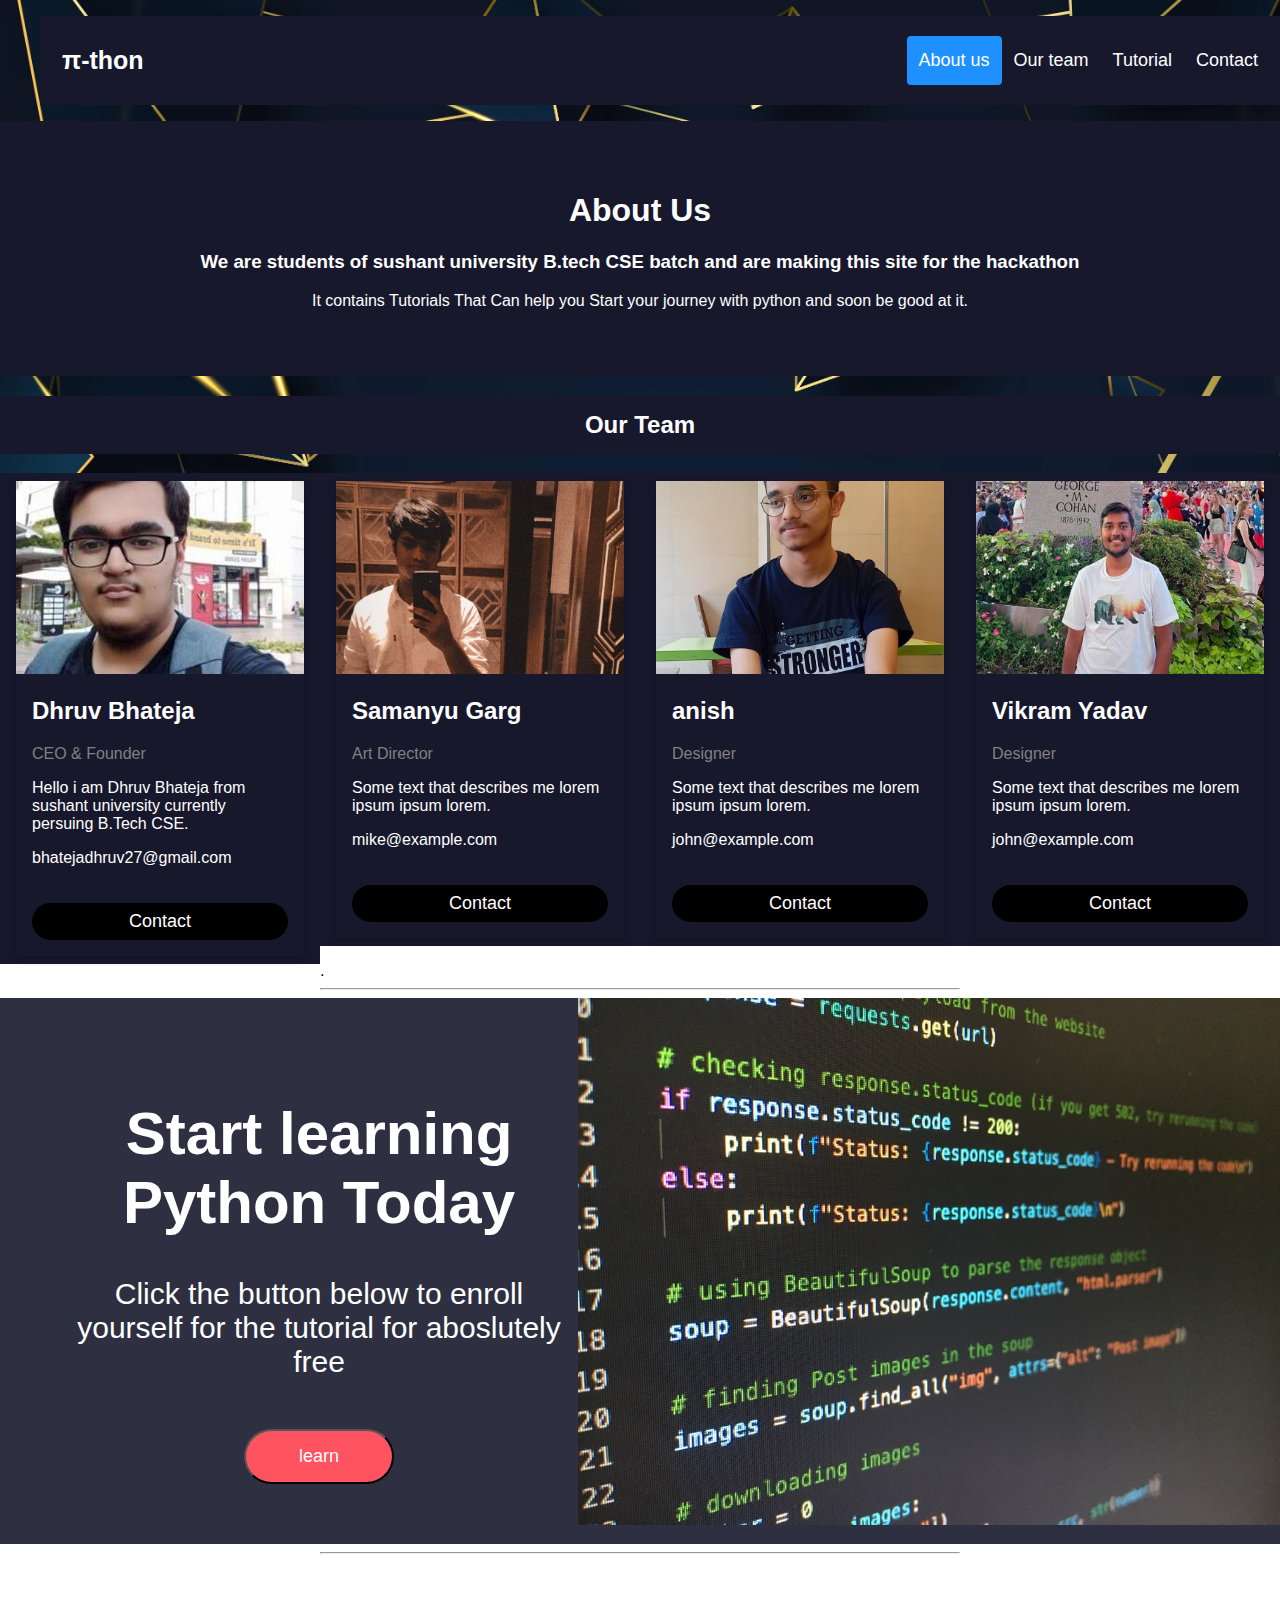
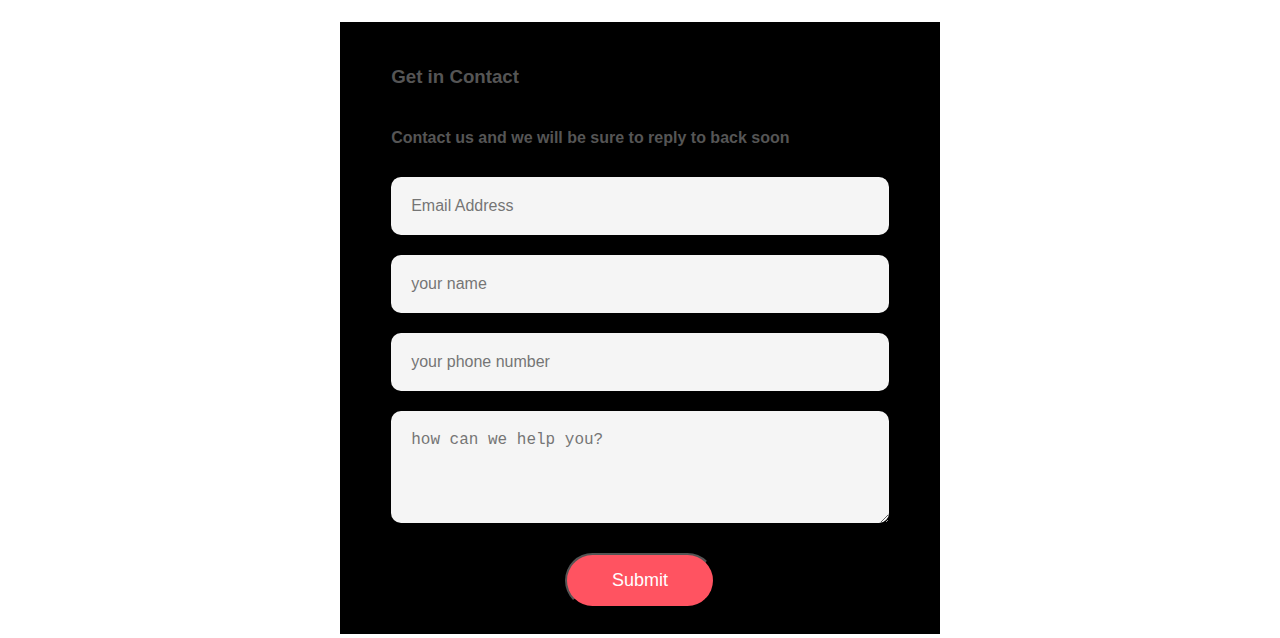
<file: index.html>
<!DOCTYPE html>
<html>
  <head>
    <meta charset="utf-8" />
    <meta http-equiv="X-UA-Compatible" content="IE=edge" />
    <title>π-thon</title>
    <link rel="shortcut icon" type="image/jpg" href="Images/favicon.png"/>
    <meta name="viewport" content="width=device-width, initial-scale=1" />
    <link rel="stylesheet" type="text/css" media="screen" href="styles.css" />
    <meta name="viewport" content="width=device-width, initial-scale=1.0">
  </head>
  <body
    background="Images/pngtree-futuristic-shape-abstract-background-chemistry-technology-concept-for-website-picture-image_1250295.jpg"
  >

   <!-- Header -->
<nav>
  <ul>
    <div class="header">
      <a href="#default" class="logo">π-thon</a>
      <div class="header-right">
        <a class="active" href="#home">About us</a>
        <a href="#">Our team</a>
        <a href="#">Tutorial</a>
        <a href="#">Contact</a>
      </div>
    </div>
    </ul>
  </nav>

    <!-- About Us -->
    <div class="about-section">
      <h1>About Us</h1>
      <h3>
        We are students of sushant university B.tech CSE batch and are making
        this site for the hackathon
      </h3>
      <p>
        It contains Tutorials That Can help you Start your journey with python
        and soon be good at it.
      </p>
    </div>
<!-- our team -->
   
<h2
      style="
        text-align: center;
        color: white;
        background-color: rgb(24, 24, 45);
        padding: 15px;
      "
    >
       Our Team
    </h2>

    <div class="row" style=" height: 100%;">
      <div class="column">
        <div class="card">
          <img
            src="Images/IMG_20220831_170848.jpg"
            alt="Dhruv"
            style="width: 100%"
          />
          <div class="container">
            <h2>Dhruv Bhateja</h2>
            <p class="title">CEO & Founder</p>
            <p>
              Hello i am Dhruv Bhateja from sushant university currently
              persuing B.Tech CSE.
            </p>
            <p>bhatejadhruv27@gmail.com</p>
            <a
              href="https://mail.google.com/mail/u/0/?fs=1&to=bhatejadhruv27@gmail.com&tf=cm"
              target="_blank"
            >
              <p><button class="button">Contact</button></p></a
            >
          </div>
        </div>
      </div>

      <div class="column">
        <div class="card">
          <img src="Images/samanyu.jpg" alt="Mike" style="width: 100%" />
          <div class="container">
            <section id="team"></section><h2>Samanyu Garg</h2>
            <p class="title">Art Director</p>
            <p>Some text that describes me lorem ipsum ipsum lorem.</p>
            <p>mike@example.com</p>
            <a
              href="https://mail.google.com/mail/u/0/?fs=1&to=bhatejadhruv27@gmail.com&tf=cm"
              target="_blank"
            >
              <p><button class="button">Contact</button></p></a
            >
          </div>
        </div>
      </div>

      <div class="column">
        <div class="card">
          <img src="Images/WhatsApp Image 2022-09-08 at 7.24.51 AM.jpg" alt="John" style="width: 100%" />
          <div class="container">
            <h2>anish</h2>
            <p class="title">Designer</p>
            <p>Some text that describes me lorem ipsum ipsum lorem.</p>
            <p>john@example.com</p>
            <a
            href="https://mail.google.com/mail/u/0/?fs=1&to=bhatejadhruv27@gmail.com&tf=cm"
            target="_blank"
          >
            <p><button class="button">Contact</button></p></a
          >
          </div>
        </div>
      </div><div class="column">
        <div class="card">
          <img src="Images/WhatsApp Image 2022-09-08 at 9.00.07 PM (1) (1).jpg" alt="John" style="width: 100%" />
          <div class="container">
            <h2>Vikram Yadav</h2>
            <p class="title">Designer</p>
            <p>Some text that describes me lorem ipsum ipsum lorem.</p>
            <p>john@example.com</p>
            <a
            href="https://mail.google.com/mail/u/0/?fs=1&to=bhatejadhruv27@gmail.com&tf=cm"
            target="_blank"
          >
            <p><button class="button">Contact</button></p></a
          >
          </div>
        </div>
      </div>
.
    <hr>
    


    <!-- Tutorial -->
    <img src="Images/back.jfif" alt="" style="float: right; width: 78vh;">
    <div class="Tutorial" id="Tutorial" style="height: 789pvh">
      <h1>Start learning Python Today</h1>
      <p>Click the button below to enroll yourself for the tutorial for aboslutely free </p>
      <a href=""><button>learn</button></a>
    </div>
    <hr>

    <!-- Contact US-->
    <h2 style="color: white; text-align: center">Contact us</h2>
    <div class="form">
      <form action="https://formsubmit.co/fff958444@gmail.com" method="POST">
        <h3>Get in Contact</h3>
        <h4>Contact us and we will be sure to reply to back soon</h4>
        <input
          type="email"
          name="email"
          placeholder="Email Address"
          id="email"
          required
        />
        <input
          type="text"
          name="Name"
          placeholder="your name"
          id="name"
          required
        />
        <input
          type="number"
          name="phone number"
          placeholder="your phone number"
          id="phone"
          required
        />
        <textarea
          name=""
          id="msg"
          rows="4"
          placeholder="how can we help you?"
        ></textarea>
        <input type="hidden" name="_captcha" value="false">
        <input type="hidden" name="_next" value="https://image.shutterstock.com/image-vector/hand-drawn-lettering-thankyou-decorative-260nw-1535896373.jpg">
        <button type="submit">Submit</button>
      </form>

  </body>
</html>
</file>
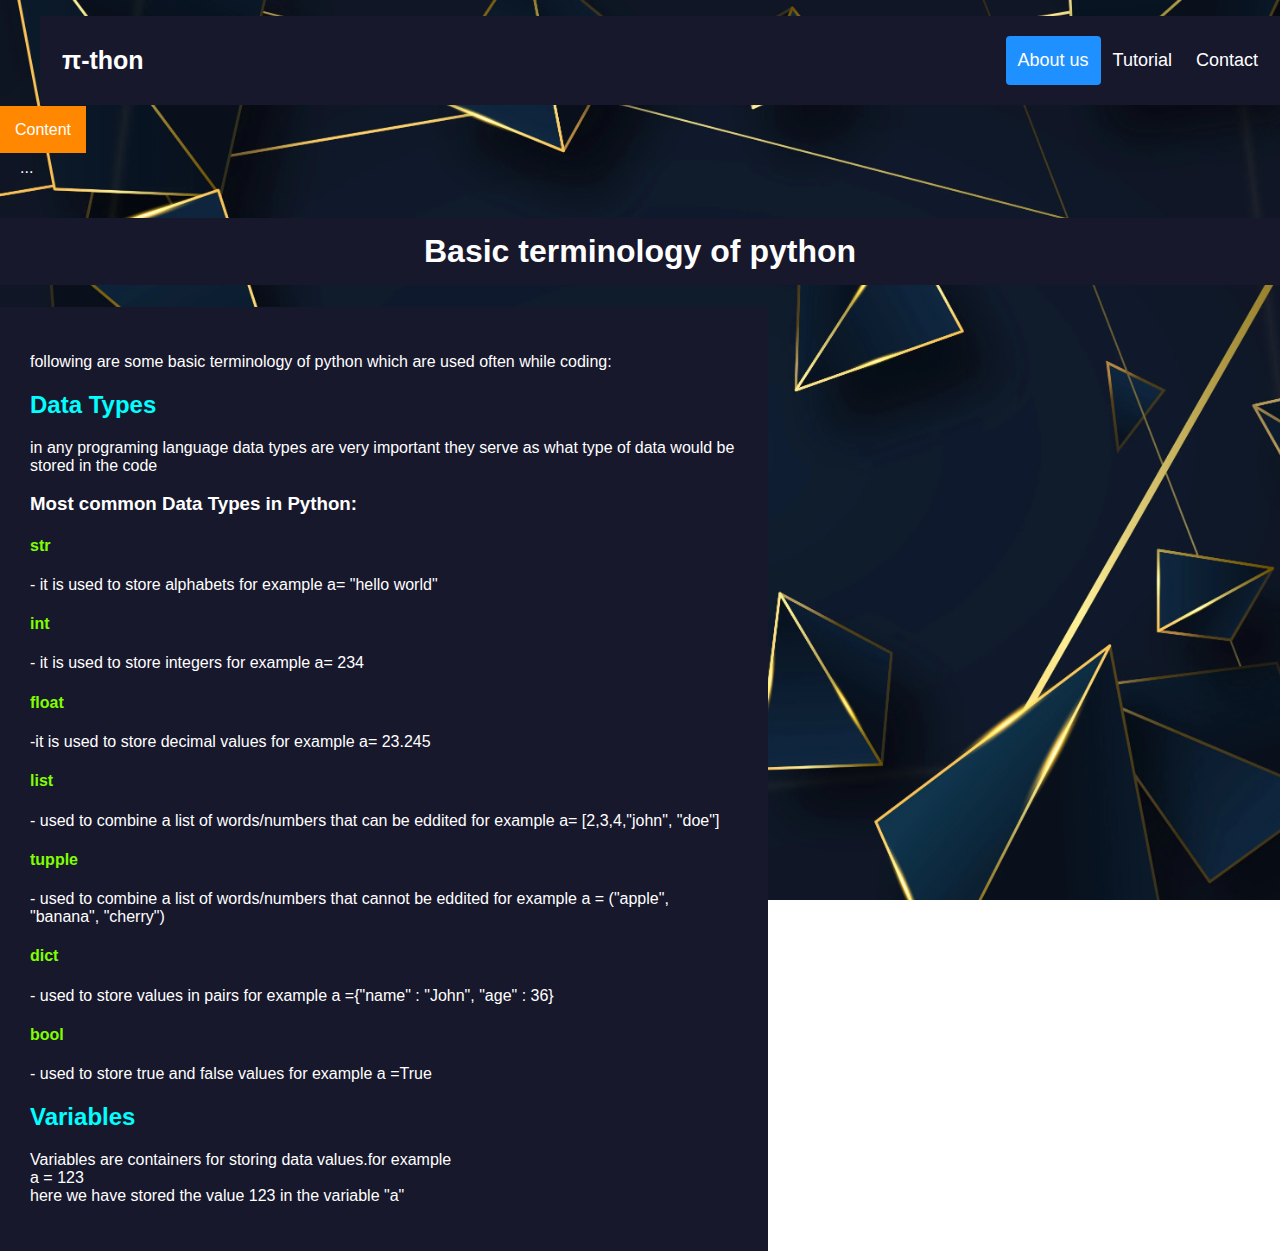
<file: phthon files/basic terms.html>
<!DOCTYPE html>
<html>
  <head>
    <meta charset="utf-8" />
    <meta http-equiv="X-UA-Compatible" content="IE=edge" />
    <title>basic terminology</title>
    <meta name="viewport" content="width=device-width, initial-scale=1" />
    <link rel="stylesheet" type="text/css" media="screen" href="tutorial.css" />
    <script src="main.js"></script>
    <link rel="stylesheet" type="text/css" media="screen" href="/styles.css" />
  </head>
  <body
    background="../Images/pngtree-futuristic-shape-abstract-background-chemistry-technology-concept-for-website-picture-image_1250295.jpg"
  >
    <nav>
      <ul>
        <div class="header">
          <a href="#default" class="logo">π-thon</a>
          <div class="header-right">
            <a class="active" href="#home">About us</a>
            <a href="#contact">Tutorial</a>
            <a href="#about">Contact</a>
          </div>
        </div>
      </ul>
    </nav>
    <div id="mySidenav" class="sidenav">
      <a href="javascript:void(0)" class="closebtn" onclick="closeNav()"
        >&times;</a
      >
      <a href="tutorial.html">How to Start</a>
      <a href="#">2</a>
      <a href="#">3</a>
      <a href="#">4</a>
      <a href="#">5</a>
      <a href="#">6</a>
      <a href="#">7</a>
      <a href="#">8</a>
      <a href="#">9</a>
      <a href="#">10</a>
      <a href="#">11</a>
      <a href="#">12</a>
      <a href="#">13</a>
      <a href="#">14</a>
      <a href="#">15</a>
      <a href="#">16</a>
      <a href="#">17</a>
      <a href="#">18</a>
      <a href="#">19</a>
    </div>

    <span onclick="openNav()">Content</span>

    <div id="main">...</div>
    <h1>Basic terminology of python</h1>
    <div
      class="content"
      style="
        background-color: rgb(24, 24, 45);
        padding: 30px;
        width: 60%;
      "
    >
      <p>
        following are some basic terminology of python which are used often  while coding:
      </p>
      <H2 style="color: aqua ;"> Data Types</H2>
      <p>in any programing language data types are very important they serve as what type of data would be stored in the code</p>
      <h3>Most common Data Types in Python:</h3>
      <h4 >str</h4>- it is used to store alphabets for example a= "hello world"
      <h4 >int</h4>- it is used to store integers for example a= 234
      <h4 >float</h4>-it is used to store decimal values for example a= 23.245
      <h4 >list</h4>- used to combine a list of words/numbers that can be eddited for example a= [2,3,4,"john", "doe"]
      <h4 >tupple</h4>- used to combine a list of words/numbers that cannot be eddited for example a = ("apple", "banana", "cherry")
      <h4 >dict</h4>- used to store values in pairs for example a ={"name" : "John", "age" : 36}
      <h4 >bool</h4>- used to store true and false values for example a =True

      <h2 style="color: aqua ;">Variables</h2>
     <p> Variables are containers for storing data values.for example <br> a = 123 <br> here we have stored the value 123 in the variable "a"</p>
  </body>
</html>
</file>
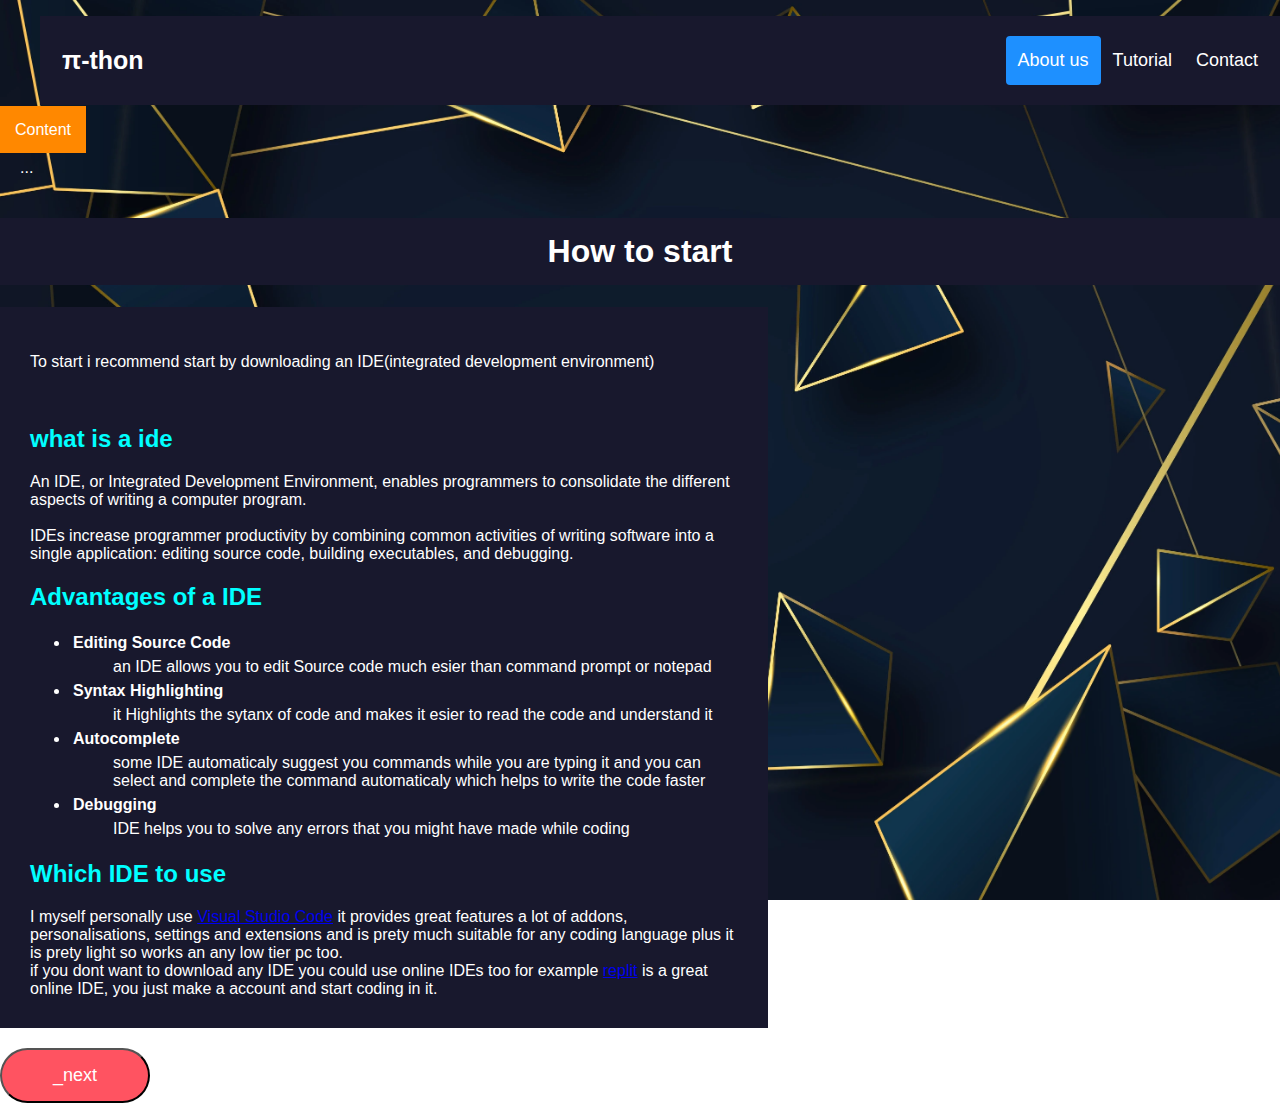
<file: phthon files/tutorial.html>
<!DOCTYPE html>
<html>
  <head>
    <meta charset="utf-8" />
    <meta http-equiv="X-UA-Compatible" content="IE=edge" />
    <title>how to start</title>
    <meta name="viewport" content="width=device-width, initial-scale=1" />
    <link rel="stylesheet" type="text/css" media="screen" href="tutorial.css" />
    <script src="main.js"></script>
    <link rel="stylesheet" type="text/css" media="screen" href="/styles.css" />
  </head>
  <body
    background="../Images/pngtree-futuristic-shape-abstract-background-chemistry-technology-concept-for-website-picture-image_1250295.jpg"
  >
    <nav>
      <ul>
        <div class="header">
          <a href="#default" class="logo">π-thon</a>
          <div class="header-right">
            <a class="active" href="#home">About us</a>
            <a href="#contact">Tutorial</a>
            <a href="#about">Contact</a>
          </div>
        </div>
      </ul>
    </nav>
    <div id="mySidenav" class="sidenav">
      <a href="javascript:void(0)" class="closebtn" onclick="closeNav()"
        >&times;</a
      >

      <a href="tutorial.html">How to Start</a>
      <a href="basic terms.html">basic</a>
      <a href="first code.html">write your first code</a>
      <a href="#">4</a>
      <a href="#">5</a>
      <a href="#">6</a>
      <a href="#">7</a>
      <a href="#">8</a>
      <a href="#">9</a>
      <a href="#">10</a>
      <a href="#">11</a>
      <a href="#">12</a>
      <a href="#">13</a>
      <a href="#">14</a>
      <a href="#">15</a>
      <a href="#">16</a>
      <a href="#">17</a>
      <a href="#">18</a>
      <a href="#">19</a>
    </div>

    <span onclick="openNav()">Content</span>

    <div id="main">...</div>
    <h1>How to start</h1>
    <div
      class="content"
      style="
        color: white;
        background-color: rgb(24, 24, 45);
        align-self: center;
        padding: 30px;
        width: 60%;
      "
    >
      <p>
        To start i recommend start by downloading an IDE(integrated development
        environment)
      </p>
      <br />
      <h2>what is a ide</h2>
      <p>
        An IDE, or Integrated Development Environment, enables programmers to
        consolidate the different aspects of writing a computer program.<br /><br />
        IDEs increase programmer productivity by combining common activities of
        writing software into a single application: editing source code,
        building executables, and debugging.
      </p>
      <h2>Advantages of a IDE</h2>
      <ul style="list-style-type: disc">
        <li>Editing Source Code</li>
        <dd>
          an IDE allows you to edit Source code much esier than command prompt
          or notepad
        </dd>
        <li>Syntax Highlighting</li>
        <dd>
          it Highlights the sytanx of code and makes it esier to read the code
          and understand it
        </dd>
        <li>Autocomplete</li>
        <dd>
          some IDE automaticaly suggest you commands while you are typing it and
          you can select and complete the command automaticaly which helps to
          write the code faster
        </dd>
        <li>Debugging</li>
        <dd>
          IDE helps you to solve any errors that you might have made while
          coding
        </dd>
      </ul>
      <h2>Which IDE to use</h2>
      I myself personally use
      <a href="https://code.visualstudio.com/download" target="_blank">
        Visual Studio Code</a
      >
      it provides great features a lot of addons, personalisations, settings and
      extensions and is prety much suitable for any coding language plus it is
      prety light so works an any low tier pc too.
      <br />
      if you dont want to download any IDE you could use online IDEs too for
      example <a href="https://replit.com/~" target="_blank">replit</a> is a
      great online IDE, you just make a account and start coding in it.
    </div>
    <a href=""><button>_next</button>
  </body>
</html>
</file>
<file: styles.css>
.header {
  overflow: hidden;
  background-color: rgb(24, 24, 45);
  border: 100px white;
  padding: 20px 10px;
  width: 100%;

}

nav {
  position: sticky;
  top: 0;
}

.header a {
  float: left;
  color: white;
  text-align: center;
  padding: 12px;
  text-decoration: none;
  font-size: 18px;
  line-height: 25px;
  border-radius: 4px;
}

.header a.logo {
  font-size: 25px;
  font-weight: bold;
}


.header a:hover {
  background-color: #ddd;
  color: rgb(24, 24, 45);
}



.header-right {
  float: right;
}

hr {
  width:50%;
  align:"center";
  color: rgb(255, 255, 255);
 
  
}

body {
  margin: 0;
  padding: 0;
  background-repeat: no-repeat;
  background-attachment: fixed;
  background-size: cover;
  font-family: Arial, Helvetica, sans-serif;
  height: 100%;
}

html {
  box-sizing: border-box;
  height: 100%;
}

*,
*:before,
*:after {
  box-sizing: inherit;
}
.Tutorial {

    padding: 60px;
    text-align: center;
    background-color: rgba(24, 24, 45,.9);
 
    color: white;
    font-size: 30px;
    
  
}

.column {
  float: left;
  background-color: rgb(24, 24, 45);
  color: white;
  width: 25%;
  margin-bottom: 16px;
  padding: 0 8px;
}

.card {
  box-shadow: 0 4px 8px 0 rgba(0, 0, 0, 0.2);
  margin: 8px;
}

.about-section {
  padding: 50px;
  text-align: center;
  background-color: rgb(24, 24, 45);
  color: white;
}

.container {
  padding: 0 16px;
}

.container::after,
.row::after {
  content: "";
  clear: both;
  display: table;
}

.title {
  color: grey;
}

.button {
  border: none;
  outline: 0;
  display: inline-block;
  padding: 8px;
  color: white;
  background-color: #000;
  text-align: center;
  cursor: pointer;
  width: 100%;
}

.button:hover {
  background-color: #555;
}

@media screen and (max-width: 650px) {
  .column {
    width: 100%;
    display: block;
  }
}
a button{
  padding: 15px;
  background-color: #ff5361;
  color: white;
  font-size: 18px;
  cursor: pointer;
  width: 150px;
  margin: 20px auto 0;
  border-radius: 30px;
}
.form {
  display: flex;
  width: 100%;

  align-items: center;
  justify-content: center;
}

form {
  background-color: black;
  display: flex;
  flex-direction: column;
  padding: 2vw 4vw;
  width: 90%;
  max-width: 600px;
}

form h3,
form h4 {
  color: #555;
  font-weight: 800;
  margin-bottom: 20px;
}

form input,
form textarea {
  border: 0;
  margin: 10px 0;
  padding: 20px;
  outline: none;
  background-color: #f5f5f5;
  font-size: 16px;
  border-radius: 10px;

}

form button {
  padding: 15px;
  background-color: #ff5361;
  color: white;
  font-size: 18px;
  cursor: pointer;
  width: 150px;
  margin: 20px auto 0;
  border-radius: 30px;
}

.header a.active {
  background-color: dodgerblue;
  color: white;
}
h1 h2 {
  color: aqua;

}

.full-height {
  height: 100%;
  color: red;
}
</file>
<file: phthon files/tutorial.css>
.sidenav {
    height: 100%;

    width: 0;

    position: fixed;

    z-index: 1;

    top: 0;

    left: 0;
    background-color: #111;

    overflow-x: hidden;

    padding-top: 60px;
    transition: 0.5s;

}


.sidenav a {
    padding: 8px 8px 8px 32px;
    text-decoration: none;
    font-size: 25px;
    color: #818181;
    display: block;
    transition: 0.3s;
}


.sidenav a:hover {
    color: #f1f1f1;
}

/* Position and style the close button (top right corner) */
.sidenav .closebtn {
    position: absolute;
    top: 0;
    right: 25px;
    font-size: 36px;
    margin-left: 50px;
}

/* Style page content - use this if you want to push the page content to the right when you open the side navigation */
#main {
    transition: margin-left .5s;
    padding: 20px;
}

/* On smaller screens, where height is less than 450px, change the style of the sidenav (less padding and a smaller font size) */
@media screen and (max-height: 450px) {
    .sidenav {
        padding-top: 15px;
    }

    .sidenav a {
        font-size: 18px;
    }
}

span {
    color: white;
    background-color: rgb(255, 136, 0);
    padding: 15px;
}

h1 {
    color: white;
    background-color: rgb(24, 24, 45);
    text-align: center;
    padding: 15px;
}
ul li, ul dd { 
    padding: 3px;

}

ul li{
    font-weight: 900;
}

 h4{color: chartreuse;}

 h2 {
    color:aqua ;
}
p { color:white ;}

body{ 
    color:white ;
}
</file>
